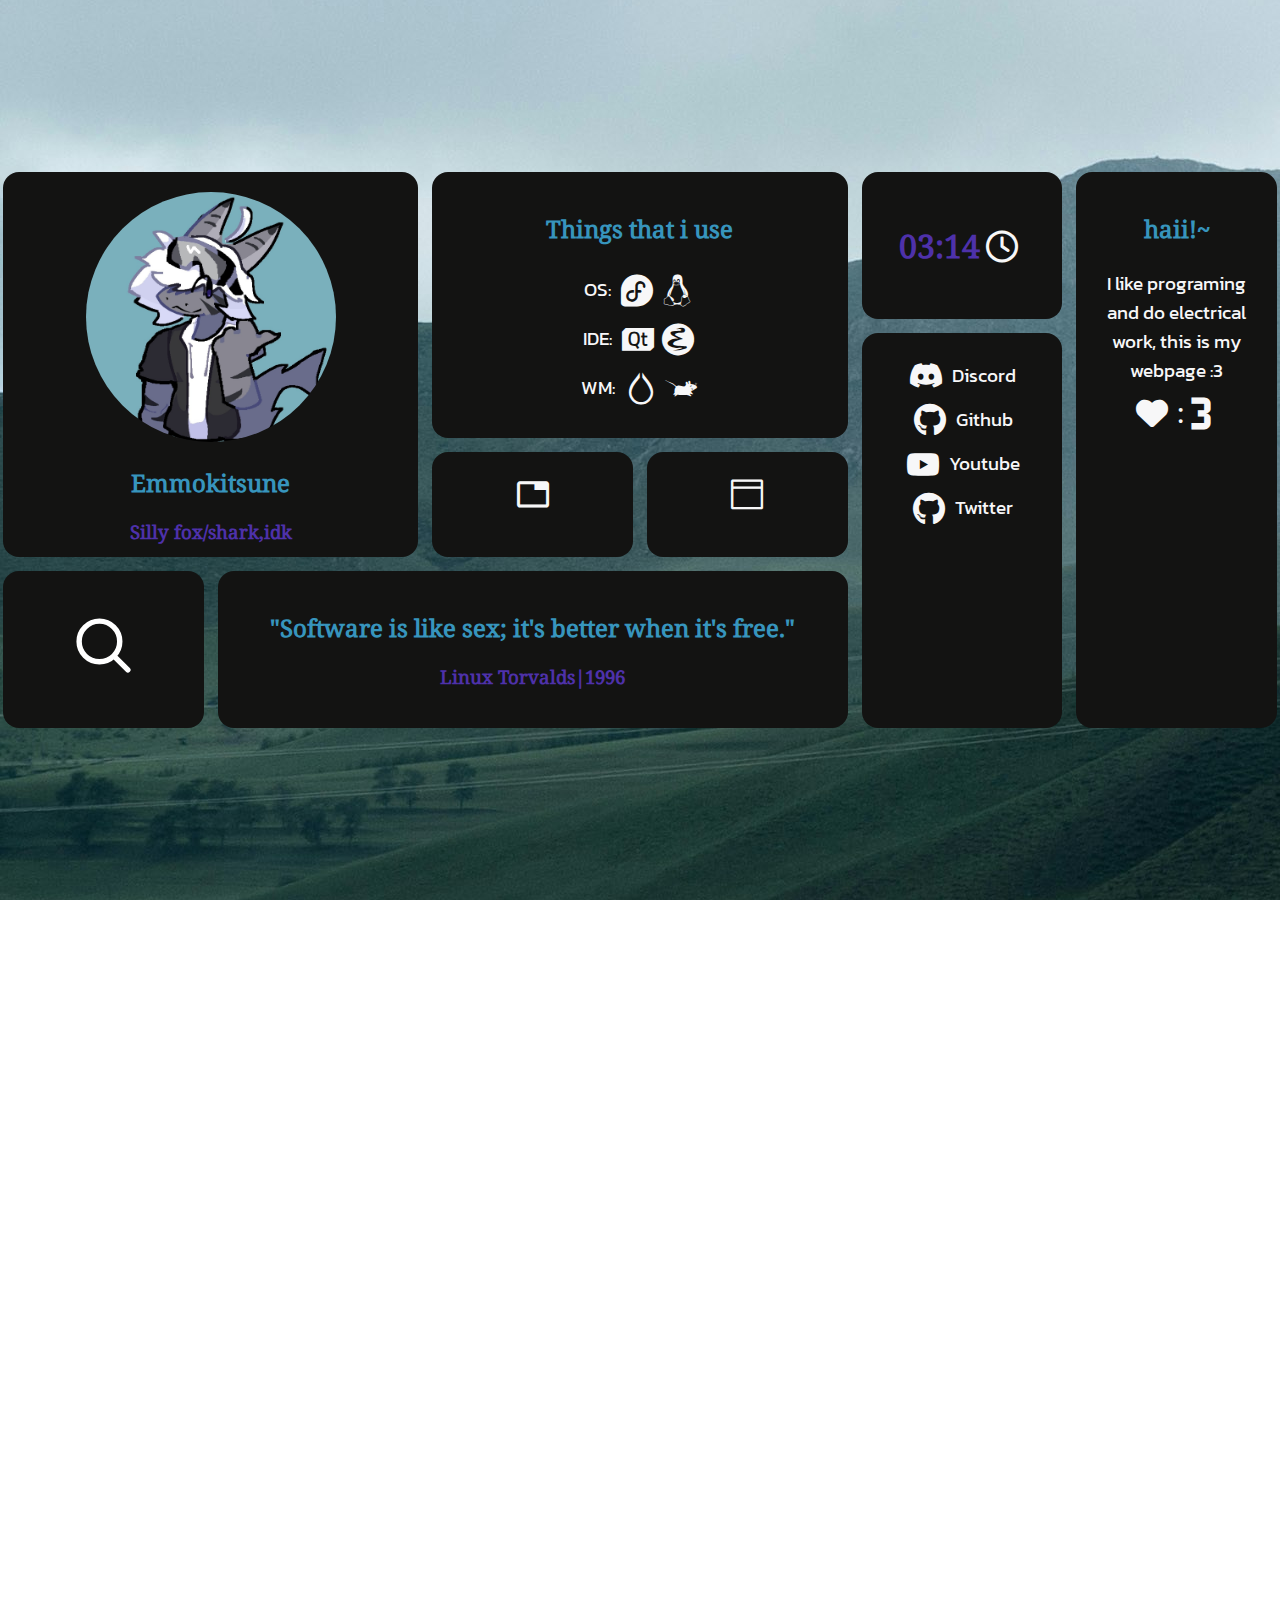
<file: index.html>
<!DOCTYPE html>
<html>
    
    <head>

        <meta charset="UTF-8">

        <title>Silly Emmokitsune's page :333</title>

        <link rel="stylesheet" href="style.css">

        <script src="script.js"></script>

    </head>

    <body>
        <div class="bg">
            <img src="assets/bg.jpg">
        </div>

        <div class="container">

            <div class="grid-item pfp">
                <img class="pfp-icon" src="assets/pfp.jpg" width="250" height="250">
                <h2>Emmokitsune</h2>
                <h3>Silly fox/shark,idk</h3>
            </div>

            <div class="grid-item search">
                <a class="icons" href="https://duckduckgo.com/" target="_blank">
                    <img src="assets/search-svgrepo-com.svg" width="65" height="65">
                </a>
            </div>

            <div class="grid-item newtab">
                <a href="https://duckduckgo.com/" target="_blank" class="nFonts">&#xf04e9;</a>
            </div>

            <div class="grid-item incognito">
                <a href="dancingBoyKisser.html" class="nFonts">&#xeaae;</a>
            </div>

            <div class="grid-item etc">
                <h2>"Software is like sex; it's better when it's free."</h2>
                <h3>Linux Torvalds|1996</h3>
            </div>

            <div class="grid-item launcher">
                <div class="discord">
                    <a class="nFonts">&#xf1ff;</a>
                    <a href="https://discord.com/app" target="_blank">Discord</a>
                </div>
                <div class="github">
                    <a class="nFonts">&#xf09b;</a>
                    <a href="https://github.com/KitsuneDev1" target="_blank">Github</a>
                </div>
                <div class="youtube">
                    <a class="nFonts">&#xf16a;</a>
                    <a href="https://youtube.com" target="_blank">Youtube</a>
                </div>
                <div class="twitter">
                    <a class="nFonts">&#xf09b;</a>
                    <a href="https://x.com/emmokitsuneuwu" target="_blank">Twitter</a>
                </div>
                
            </div>

            <div class="grid-item images">
                <h3 id="usrHour">LOADING</h3>
                <a class="nFonts">&#xf017;</a>
            </div>

            <div class="grid-item clockAndWeather">
                <h2>Things that i use</h2>
                
                <div class="os"><a>OS:</a> <a class="nFonts">&#xef46; &#xf17c;</a></div>
                <div class="ide"><a>IDE:</a> <a class="nFonts">&#xf375; &#xe632;</a></div>
                <div class="wm"><a>WM:</a> <a class="nFonts">&#xf359; &#xf368;</a></div>
            </div>

            <div class="grid-item extraButtons">
                <h2>haii!~</h2>
                <a>I like programing and do electrical work, this is my webpage :3</a>
                <a class="nFonts">&#xf004;  :&#xf0b3c;</a></div>
            </div>

        </div>

    </body>

</html>
</file>
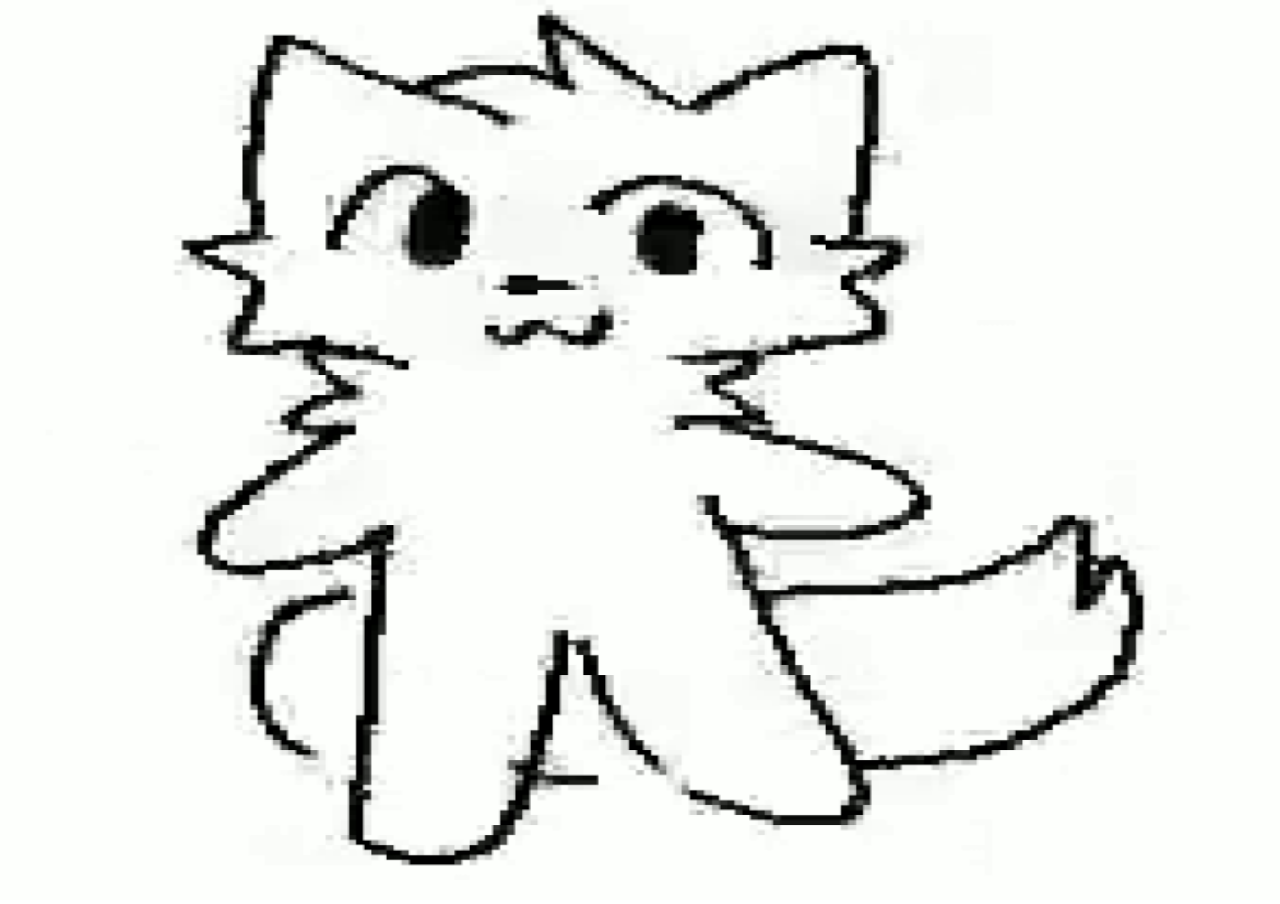
<file: dancingBoyKisser.html>
<!DOCTYPE html>

<html>

    <head>
        <title>UwU~</title>

        <style>
            html, body {
                height: 100%;
                margin: 0;
                overflow: hidden;
            }
            img {
                width: 100%;
                height: 100%;
                object-fit:fill;
            }
        </style>

    </head>

    <body>
        <img src="assets/boykisser.gif">
    </body>

</html>
</file>
<file: style.css>
@font-face {
  font-family: 'NerdFont';
  src: url('fonts/SymbolsNerdFontMono-Regular.ttf') format('truetype');
}

@font-face {
  font-family: 'daFont';
  src: url('fonts/Kanit-Regular.ttf') format('truetype');
}

@font-face {
  font-family: 'daSecondFont';
  src: url('fonts/NotoSerif-Regular.ttf') format('truetype');
}

.nFonts {
  font-family: 'NerdFont';
  vertical-align: middle;
  font-size: 2em;
}


.container {  display: grid;
    grid-template-columns: 1fr 1fr 1fr 1fr 1fr 1fr;
    grid-template-rows: 1fr 1fr 1fr 1fr 1fr 1fr;
    gap: 8px 8px;
    grid-auto-flow: row;
    grid-template-areas:
      ". . . . . ."
      "pfp pfp clockAndWeather clockAndWeather images extraButtons"
      "pfp pfp clockAndWeather clockAndWeather launcher extraButtons"
      "pfp pfp newtab incognito launcher extraButtons"
      "search etc etc etc launcher extraButtons"
      ". . . . . .";
    
    position: absolute;
    top: 50%;
    left: 50%;
    transform: translate(-50%, -50%);
    width: 80em;
    height: 50em;
    border-radius: 1em;
  }
  
.pfp { grid-area: pfp; }

.search { 
  grid-area: search;
  text-align: center;

  display: flex;
  justify-content: center;
  align-items: center;
}

.os{
  text-align: center;

  display: flex;
  justify-content: center;
  align-items: center;
}
.ide{
  text-align: center;

  display: flex;
  justify-content: center;
  align-items: center;
}
.wm{
  text-align: center;

  display: flex;
  justify-content: center;
  align-items: center;
}

.youtube{
  text-align: center;

  display: flex;
  justify-content: center;
  align-items: center;
}

.discord{
  text-align: center;

  display: flex;
  justify-content: center;
  align-items: center;
}

.github{
  text-align: center;

  display: flex;
  justify-content: center;
  align-items: center;
}

.twitter{
  text-align: center;

  display: flex;
  justify-content: center;
  align-items: center;
}

.icons{
  filter: invert(1);
}

.pfp-icon{
  border-radius: 9em;
}

.newtab { grid-area: newtab; }
  
.incognito { grid-area: incognito; }
  
.etc { grid-area: etc; }
  
.launcher { grid-area: launcher; }
  
.images { grid-area: images;
  display: flex;
  justify-content: center;
  align-items: center;
}
  
.clockAndWeather { grid-area: clockAndWeather; }
  
.extraButtons { grid-area: extraButtons; }

.grid-item{
  border-radius: 1em;
  background-color: rgba(19,19,18,255);
  text-align: center;
  padding: 1.25em;
  margin: 0.19em; 
  transition: 0.4s;
}

h3{
  color: rgb(78, 49, 170);
  font-family: 'daSecondFont';
}

h2{
  color: rgb(55, 149, 189);
  font-size: 1.5em;
  font-family: 'daSecondFont';
}

a{
  color: rgb(247, 247, 248);
  display: block;
  font-size: larger;
  text-decoration: none;

  padding: 0.19em;


  font-family: 'daFont';
}

#usrHour{
  font-size: 2em;
}

.bg{
  width: 100%;
  height: 100%;
  object-fit: cover;
  transform: translateY(-250%);
}

html,body{
  height: 100%;
  margin: 0;
  overflow: hidden;
}
</file>
